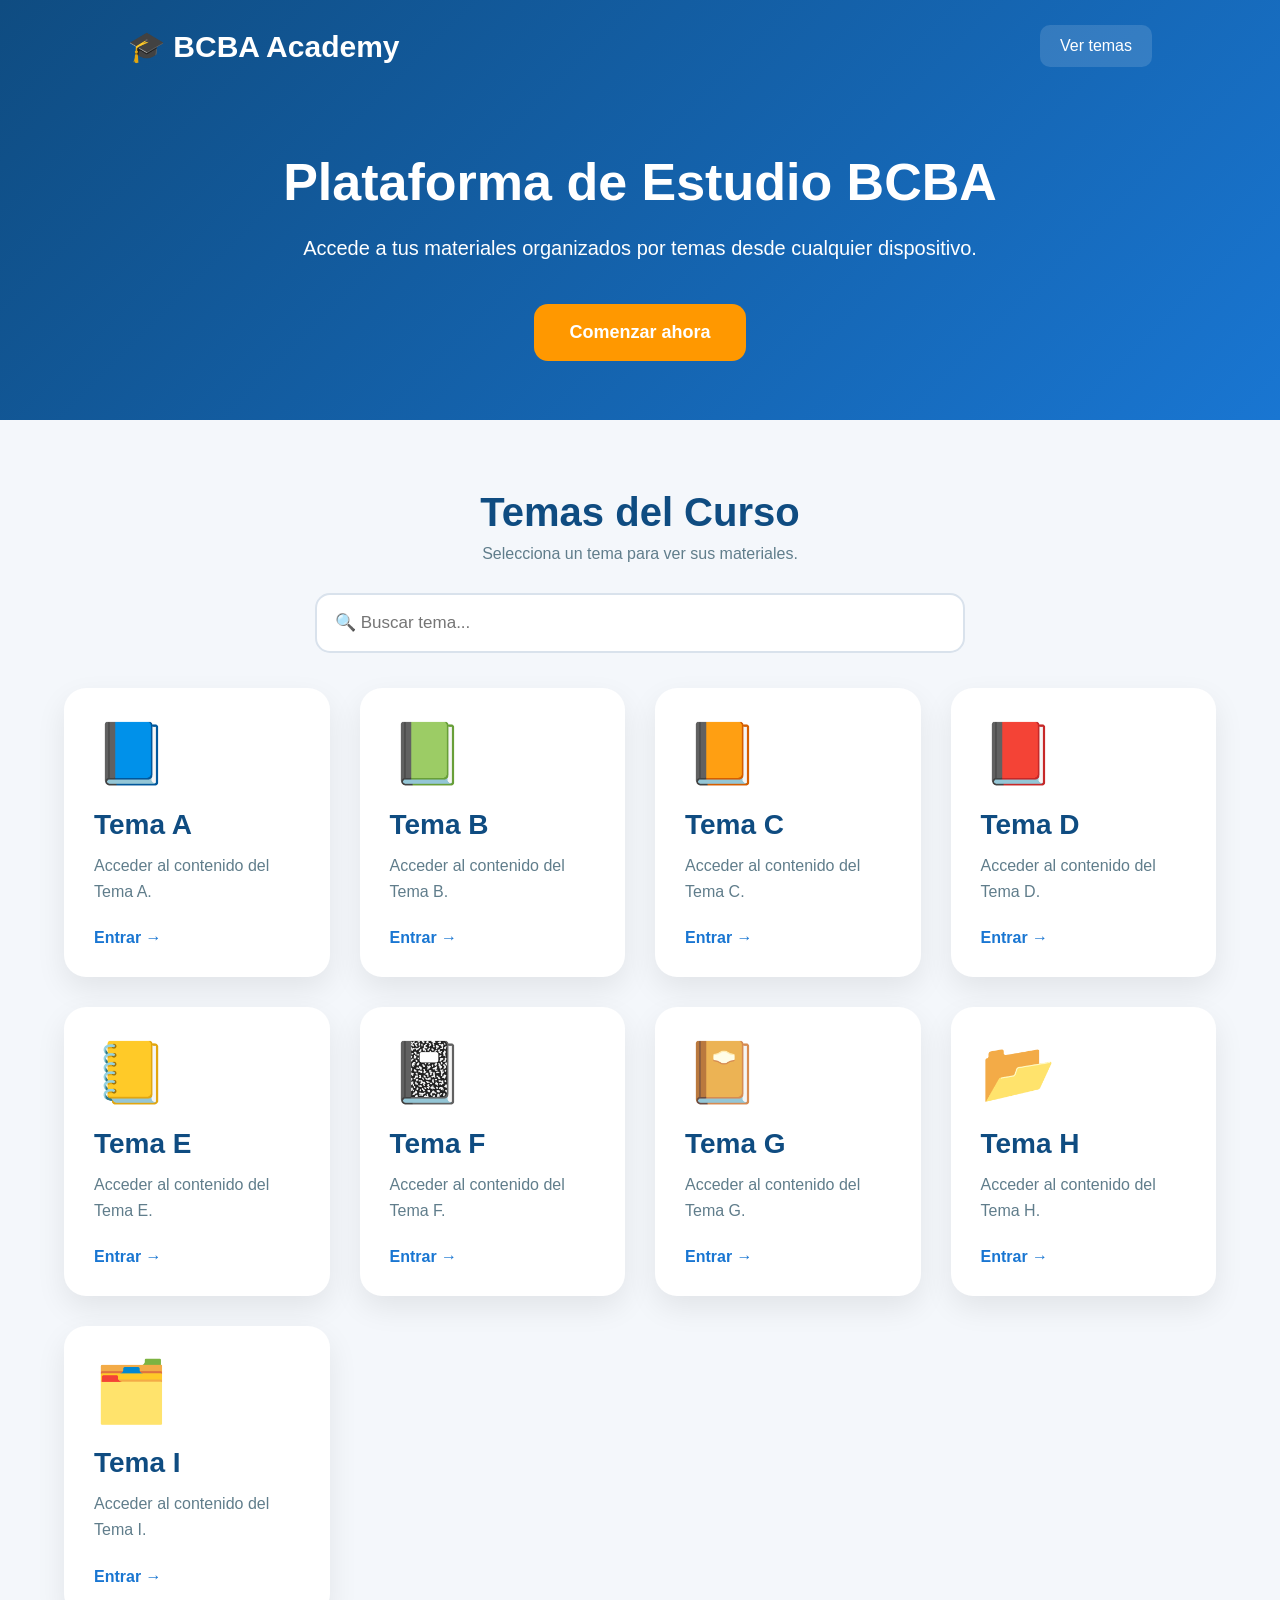
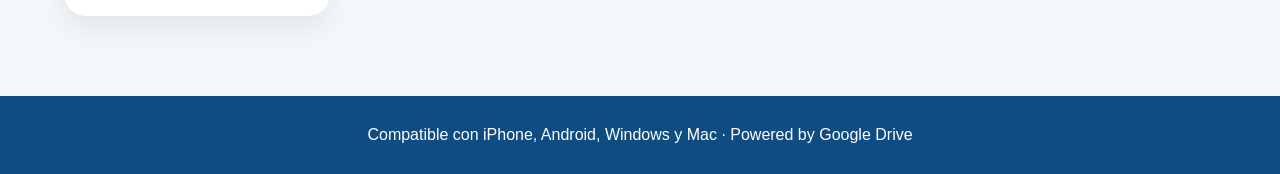
<file: index.html>
<!DOCTYPE html>
<html lang="es">
<head>
  <meta charset="UTF-8" />
  <meta name="viewport" content="width=device-width, initial-scale=1.0" />

  <title>BCBA Academy</title>

  <link rel="stylesheet" href="styles.css" />
</head>

<body>
  <header class="hero">
    <nav class="navbar">
      <div class="logo">🎓 BCBA Academy</div>
      <a class="nav-button" href="#temas">Ver temas</a>
    </nav>

    <section class="hero-content">
      <h1>Plataforma de Estudio BCBA</h1>
      <p>
        Accede a tus materiales organizados por temas desde cualquier dispositivo.
      </p>

      <div class="hero-actions">
        <a href="#temas" class="primary-button">Comenzar ahora</a>
      </div>
    </section>
  </header>

  <main>
    <section class="section-header" id="temas">
      <h2>Temas del Curso</h2>
      <p>Selecciona un tema para ver sus materiales.</p>

      <input
        type="text"
        id="searchInput"
        class="search-box"
        placeholder="🔍 Buscar tema..."
      />
    </section>

    <section class="course-grid" id="courseGrid">

      <a class="course-card" href="tema.html?id=A">
        <div class="course-icon">📘</div>
        <h3>Tema A</h3>
        <p>Acceder al contenido del Tema A.</p>
        <span>Entrar →</span>
      </a>

      <a class="course-card" href="tema.html?id=B">
        <div class="course-icon">📗</div>
        <h3>Tema B</h3>
        <p>Acceder al contenido del Tema B.</p>
        <span>Entrar →</span>
      </a>

      <a class="course-card" href="tema.html?id=C">
        <div class="course-icon">📙</div>
        <h3>Tema C</h3>
        <p>Acceder al contenido del Tema C.</p>
        <span>Entrar →</span>
      </a>

      <a class="course-card" href="tema.html?id=D">
        <div class="course-icon">📕</div>
        <h3>Tema D</h3>
        <p>Acceder al contenido del Tema D.</p>
        <span>Entrar →</span>
      </a>

      <a class="course-card" href="tema.html?id=E">
        <div class="course-icon">📒</div>
        <h3>Tema E</h3>
        <p>Acceder al contenido del Tema E.</p>
        <span>Entrar →</span>
      </a>

      <a class="course-card" href="tema.html?id=F">
        <div class="course-icon">📓</div>
        <h3>Tema F</h3>
        <p>Acceder al contenido del Tema F.</p>
        <span>Entrar →</span>
      </a>

      <a class="course-card" href="tema.html?id=G">
        <div class="course-icon">📔</div>
        <h3>Tema G</h3>
        <p>Acceder al contenido del Tema G.</p>
        <span>Entrar →</span>
      </a>

      <a class="course-card" href="tema.html?id=H">
        <div class="course-icon">📂</div>
        <h3>Tema H</h3>
        <p>Acceder al contenido del Tema H.</p>
        <span>Entrar →</span>
      </a>

      <a class="course-card" href="tema.html?id=I">
        <div class="course-icon">🗂️</div>
        <h3>Tema I</h3>
        <p>Acceder al contenido del Tema I.</p>
        <span>Entrar →</span>
      </a>

    </section>
  </main>

  <footer>
    <p>Compatible con iPhone, Android, Windows y Mac · Powered by Google Drive</p>
  </footer>

  <script src="script.js"></script>
</body>
</html>
</file>
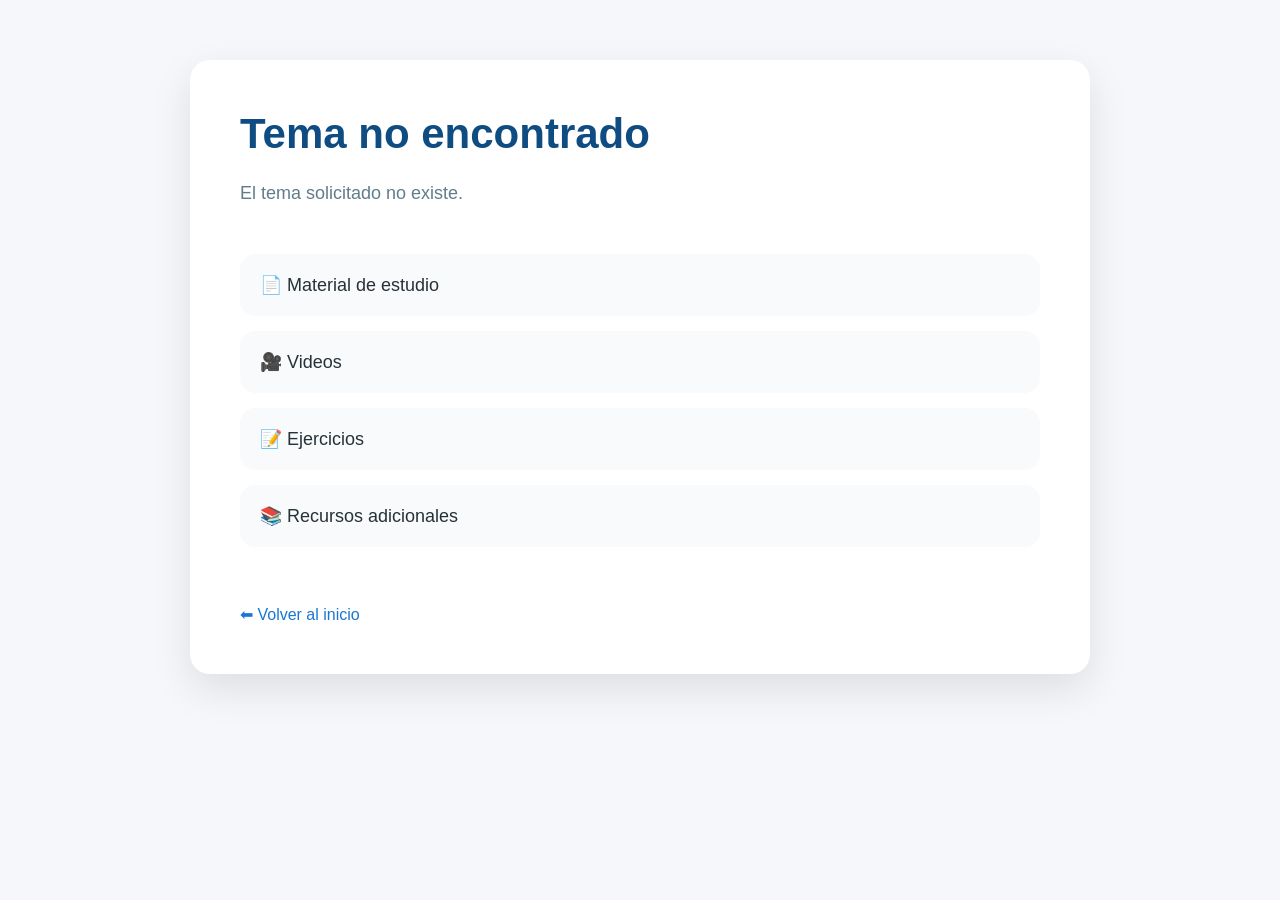
<file: tema.html>
<!DOCTYPE html>
<html lang="es">

<head>

<meta charset="UTF-8">

<meta name="viewport" content="width=device-width, initial-scale=1.0">

<title>BCBA Academy</title>

<link rel="stylesheet" href="styles.css">

<style>

body{

    background:#f5f7fb;

}

.topic-container{

    max-width:900px;

    margin:60px auto;

    background:white;

    border-radius:20px;

    padding:50px;

    box-shadow:0 15px 40px rgba(0,0,0,.1);

}

.topic-title{

    font-size:42px;

    color:#0F4C81;

}

.topic-description{

    margin-top:20px;

    color:#607d8b;

    font-size:18px;

    line-height:1.7;

}

.materials{

    margin-top:45px;

}

.material{

    display:flex;

    justify-content:space-between;

    align-items:center;

    background:#f8fafc;

    border-radius:15px;

    padding:20px;

    margin-bottom:15px;

}

.material span{

    font-size:18px;

}

.drive-button{

    display:inline-block;

    margin-top:45px;

    background:#1976D2;

    color:white;

    text-decoration:none;

    padding:18px 35px;

    border-radius:15px;

    font-weight:bold;

}

.back{

    display:inline-block;

    margin-top:25px;

    color:#1976D2;

    text-decoration:none;

}

</style>

</head>

<body>

<div class="topic-container">

<h1 id="titulo" class="topic-title"></h1>

<p id="descripcion" class="topic-description"></p>

<div class="materials">

<div class="material">

<span>📄 Material de estudio</span>

</div>

<div class="material">

<span>🎥 Videos</span>

</div>

<div class="material">

<span>📝 Ejercicios</span>

</div>

<div class="material">

<span>📚 Recursos adicionales</span>

</div>

</div>

<a id="driveLink" class="drive-button" target="_blank">

Abrir carpeta en Google Drive

</a>

<br>

<a href="index.html" class="back">

⬅ Volver al inicio

</a>

</div>

<script>

const temas={

A:{
titulo:"Tema A",
descripcion:"Contenido correspondiente al Tema A.",
link:"https://drive.google.com/drive/folders/1Cx36N1r7aua-ftUGjY10H1fPTFXOOgAH?usp=drive_link"
},

B:{
titulo:"Tema B",
descripcion:"Contenido correspondiente al Tema B.",
link:"https://drive.google.com/drive/folders/1R15KYHJwLarvvgfrUILcSym9fCGSyvni?usp=drive_link"
},

C:{
titulo:"Tema C",
descripcion:"Contenido correspondiente al Tema C.",
link:"https://drive.google.com/drive/folders/1IJ9wU_WF2wVf87VW3ND7afKw_Oddj7oa?usp=drive_link"
},

D:{
titulo:"Tema D",
descripcion:"Contenido correspondiente al Tema D.",
link:"https://drive.google.com/drive/folders/1plGiCAkgov9r9SM2v7jMQ3ctvyC2kAhH?usp=drive_link"
},

E:{
titulo:"Tema E",
descripcion:"Contenido correspondiente al Tema E.",
link:"https://drive.google.com/drive/folders/1p6LcvQzZppedy738RdBQ9z-mrtOGZm76?usp=drive_link"
},

F:{
titulo:"Tema F",
descripcion:"Contenido correspondiente al Tema F.",
link:"https://drive.google.com/drive/folders/1Va14uGnkrcj6oG3Q2J5hQUqzObO7rRfe?usp=drive_link"
},

G:{
titulo:"Tema G",
descripcion:"Contenido correspondiente al Tema G.",
link:"https://drive.google.com/drive/folders/10WRQ0KPbGTttF42gePX4DhjHY1oh4ZCE?usp=drive_link"
},

H:{
titulo:"Tema H",
descripcion:"Contenido correspondiente al Tema H.",
link:"https://drive.google.com/drive/folders/1DfksfWrc9IeIq0AP4ZNp6oWdgpqPXDnV?usp=drive_link"
},

I:{
titulo:"Tema I",
descripcion:"Contenido correspondiente al Tema I.",
link:"https://drive.google.com/drive/folders/15BT0c12D9ZkCA1gYQF58XqEss6rW8om0?usp=drive_link"
}

};

const params=new URLSearchParams(window.location.search);

const id=params.get("id");

const tema=temas[id];

if(tema){

document.getElementById("titulo").innerHTML=tema.titulo;

document.getElementById("descripcion").innerHTML=tema.descripcion;

document.getElementById("driveLink").href=tema.link;

}else{

document.getElementById("titulo").innerHTML="Tema no encontrado";

document.getElementById("descripcion").innerHTML="El tema solicitado no existe.";

document.getElementById("driveLink").style.display="none";

}

</script>

</body>

</html>
</file>
<file: styles.css>
/* ===========================
   RESET
=========================== */

*{
    margin:0;
    padding:0;
    box-sizing:border-box;
}

html{
    scroll-behavior:smooth;
}

body{

    font-family:Segoe UI,Arial,sans-serif;

    background:#f4f7fb;

    color:#263238;

}

/* ===========================
   HERO
=========================== */

.hero{

    min-height:420px;

    background:linear-gradient(135deg,#0F4C81,#1976D2);

    color:white;

    display:flex;

    flex-direction:column;

    justify-content:space-between;

}


/* ===========================
   NAVBAR
=========================== */

.navbar{

    display:flex;

    justify-content:space-between;

    align-items:center;

    padding:25px 10%;

}

.logo{

    font-size:30px;

    font-weight:bold;

}

.nav-button{

    text-decoration:none;

    color:white;

    padding:12px 20px;

    border-radius:10px;

    background:#ffffff22;

    transition:.3s;

}

.nav-button:hover{

    background:#ffffff44;

}

/* ===========================
   HERO CONTENT
=========================== */

.hero-content{

    flex:1;

    display:flex;

    flex-direction:column;

    justify-content:center;

    align-items:center;

    text-align:center;

    padding:30px;

}

.hero-content h1{

    font-size:52px;

    margin-bottom:20px;

}

.hero-content p{

    font-size:20px;

    max-width:700px;

    line-height:1.6;

}

.primary-button{

    display:inline-block;

    margin-top:40px;

    text-decoration:none;

    color:white;

    background:#ff9800;

    padding:18px 35px;

    border-radius:14px;

    font-weight:bold;

    font-size:18px;

    transition:.3s;

}

.primary-button:hover{

    background:#ffb74d;

    transform:translateY(-3px);

}

/* ===========================
   TITULOS
=========================== */

.section-header{

    padding:70px 20px 35px;

    text-align:center;

}

.section-header h2{

    font-size:40px;

    color:#0F4C81;

}

.section-header p{

    margin-top:10px;

    color:#607d8b;

}

/* ===========================
   BUSCADOR
=========================== */

.search-box{

    margin-top:30px;

    width:100%;

    max-width:650px;

    padding:18px;

    border-radius:15px;

    border:2px solid #d9e2ec;

    outline:none;

    font-size:17px;

    transition:.3s;

}

.search-box:focus{

    border-color:#1976D2;

}

/* ===========================
   GRID
=========================== */

.course-grid{

    width:90%;

    max-width:1300px;

    margin:auto;

    display:grid;

    grid-template-columns:repeat(auto-fit,minmax(260px,1fr));

    gap:30px;

    padding-bottom:80px;

}

/* ===========================
   TARJETAS
=========================== */

.course-card{

    background:white;

    border-radius:22px;

    padding:30px;

    text-decoration:none;

    color:#263238;

    box-shadow:0 12px 30px rgba(0,0,0,.08);

    transition:.35s;

}

.course-card:hover{

    transform:translateY(-10px);

    box-shadow:0 20px 40px rgba(0,0,0,.18);

}

.course-icon{

    font-size:60px;

}

.course-card h3{

    margin-top:20px;

    color:#0F4C81;

    font-size:28px;

}

.course-card p{

    margin-top:12px;

    line-height:1.6;

    color:#607d8b;

}

.course-card span{

    display:inline-block;

    margin-top:25px;

    color:#1976D2;

    font-weight:bold;

}

/* ===========================
   FOOTER
=========================== */

footer{

    background:#0F4C81;

    color:white;

    padding:30px;

    text-align:center;

}

/* ===========================
   RESPONSIVE
=========================== */

@media(max-width:900px){

.hero-content h1{

font-size:38px;

}

.hero-content p{

font-size:18px;

}

.logo{

font-size:24px;

}

}

@media(max-width:600px){

.navbar{

flex-direction:column;

gap:20px;

}

.hero{

min-height:500px;

}

.hero-content h1{

font-size:32px;

}

.section-header h2{

font-size:30px;

}

.course-card{

padding:22px;

}

}
</file>
